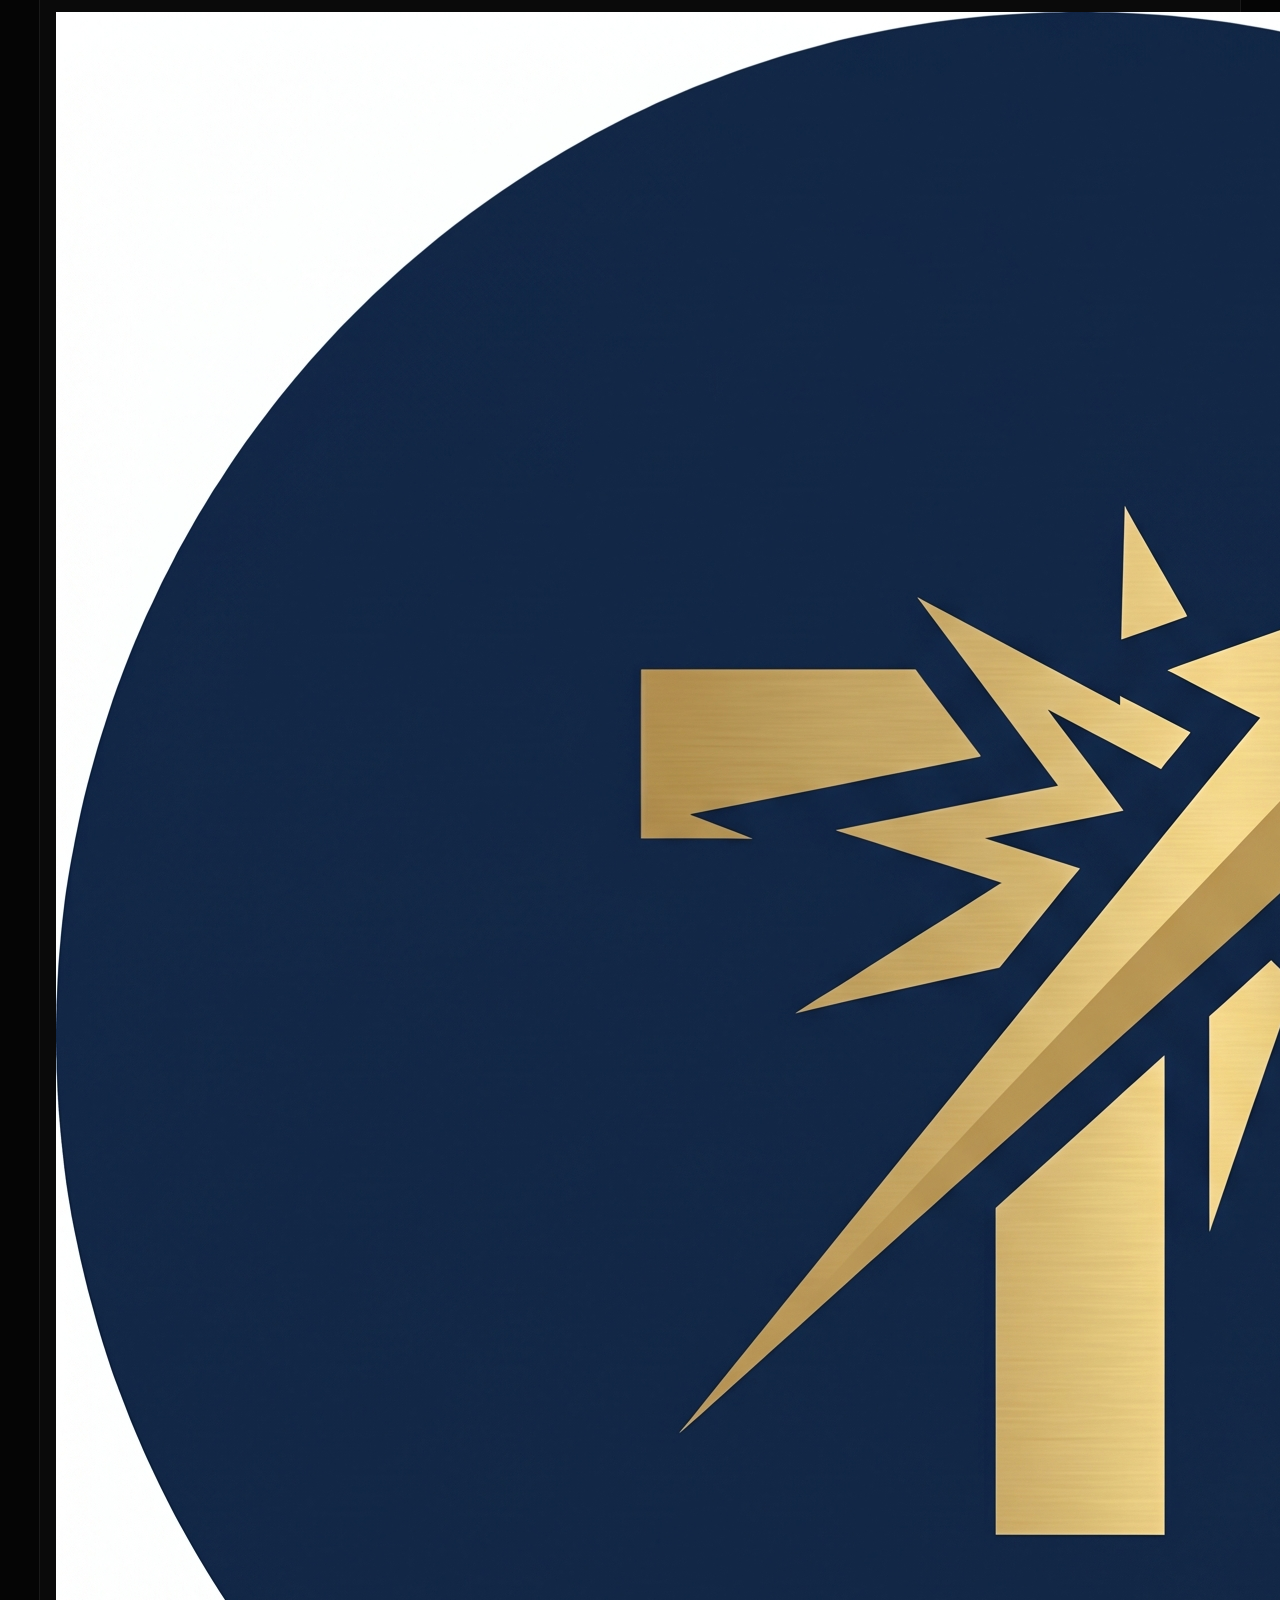
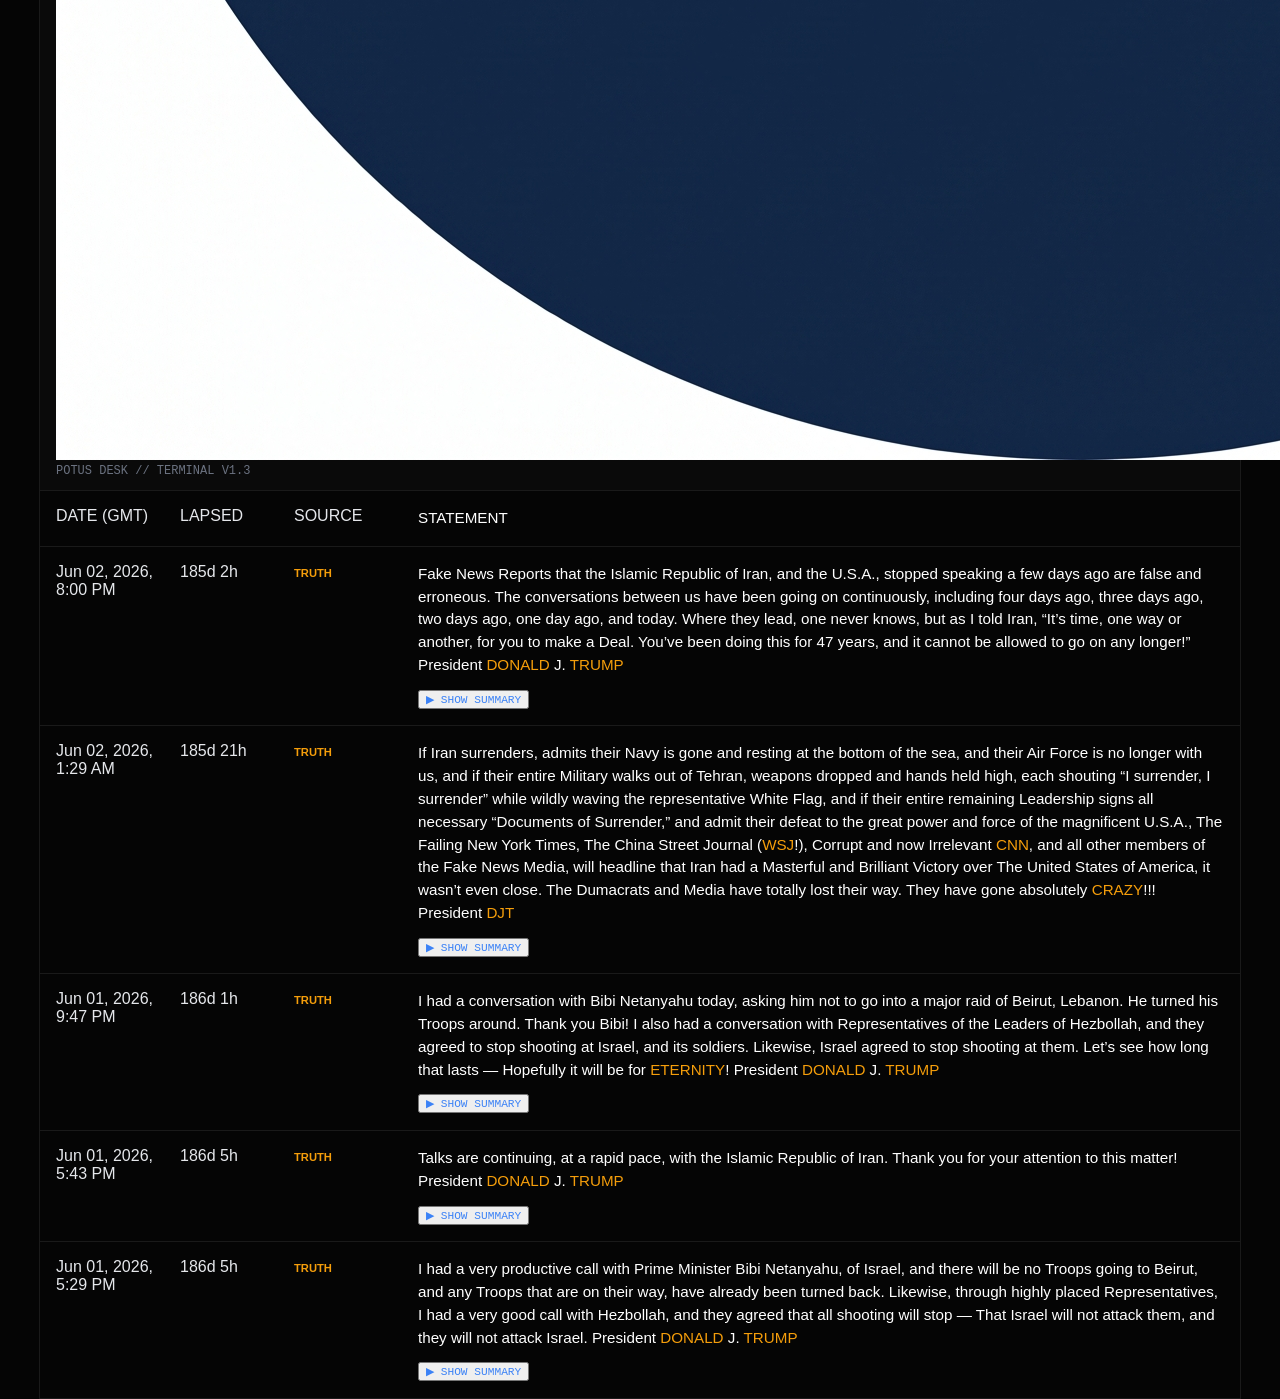
<file: index.html>
<!DOCTYPE html>
<html lang="en">

<head>
    <meta charset="UTF-8">
    <meta name="viewport" content="width=device-width, initial-scale=1.0">
    <title>Potus Live</title>
    
    <link rel="icon" type="image/png" href="logo.png">
    
    <link rel="stylesheet" href="styles.css">
</head>

<body>
    <div class="terminal-container">
        <header class="status-bar">
            <div class="status-left">
                <img src="logo.png" alt="Squawk Logo" class="logo">
                <span class="live-indicator"></span>
                <span class="system-title">POTUS DESK // TERMINAL V1.3</span>
            </div>
            <div class="status-right">
                <span id="system-clock">--:--:--</span>
                <span class="connection-status">CONNECTED</span>
            </div>
        </header>

        <div class="feed-header">
            <div class="col-date">DATE (GMT)</div>
            <div class="col-lapsed">LAPSED</div>
            <div class="col-source">SOURCE</div>
            <div class="col-text">STATEMENT</div>
        </div>

        <main id="feed-body" class="feed-body">
            <div class="loading">AWAITING DATALINK...</div>
        </main>
    </div>

    <script src="script.js"></script>
</body>
</html>
</file>
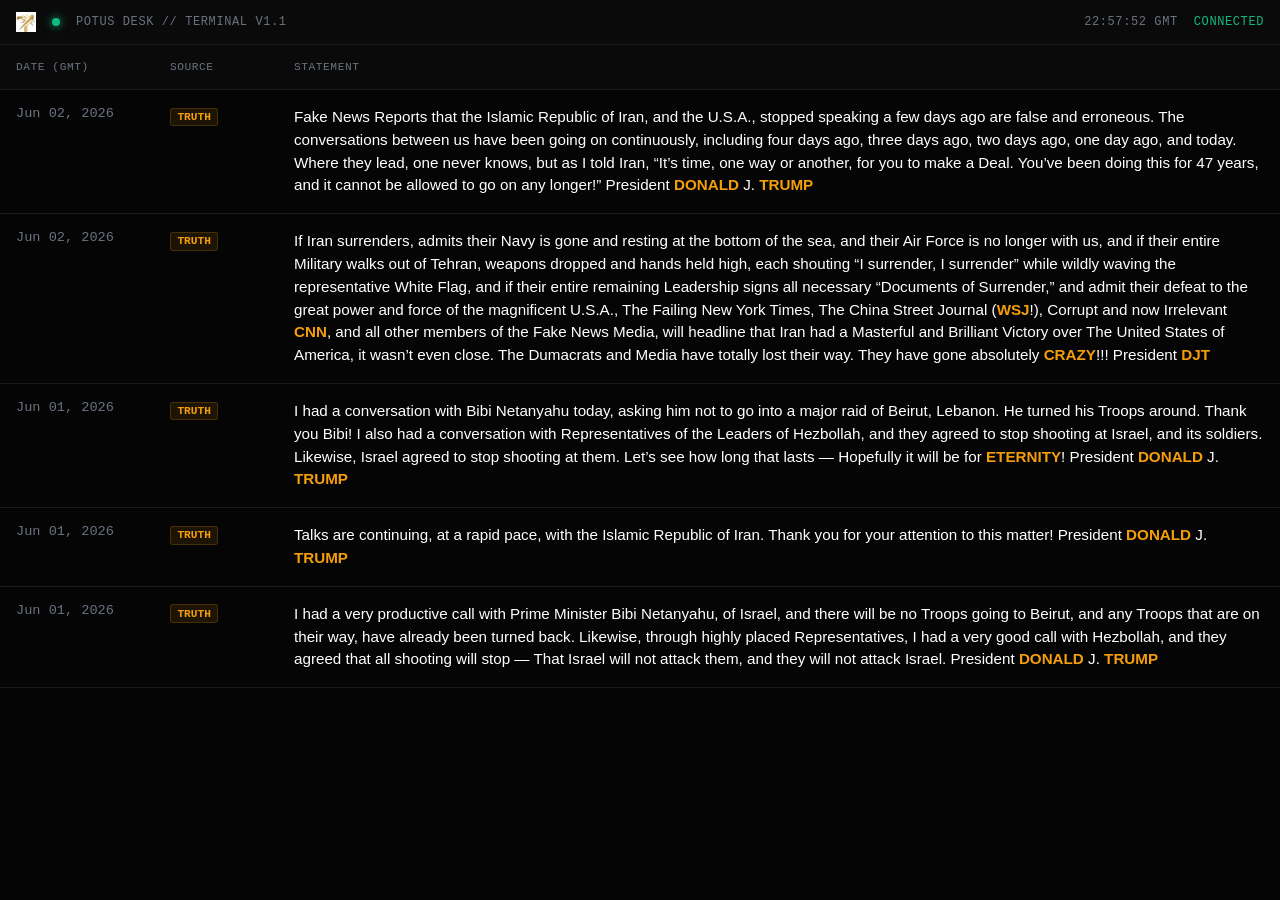
<file: backup 2/index.html>
<!DOCTYPE html>
<html lang="en">
<head>
    <meta charset="UTF-8">
    <meta name="viewport" content="width=device-width, initial-scale=1.0">
    <title>POTUS SQUAWK // TRUTH FEED</title>
    <link rel="stylesheet" href="styles.css">
</head>
<body>
    <div class="terminal-container">
        <header class="status-bar">
            <div class="status-left">
                <img src="logo.png" alt="Squawk Logo" class="logo">
                <span class="live-indicator"></span>
                <span class="system-title">POTUS DESK // TERMINAL V1.1</span>
            </div>
            <div class="status-right">
                <span id="system-clock">--:--:--</span>
                <span class="connection-status">CONNECTED</span>
            </div>
        </header>

        <div class="feed-header">
            <div class="col-date">DATE (GMT)</div>
            <div class="col-source">SOURCE</div>
            <div class="col-text">STATEMENT</div>
        </div>

        <main id="feed-body" class="feed-body">
            <div class="loading">AWAITING DATALINK...</div>
        </main>
    </div>

    <script src="script.js"></script>
</body>
</html>
</file>
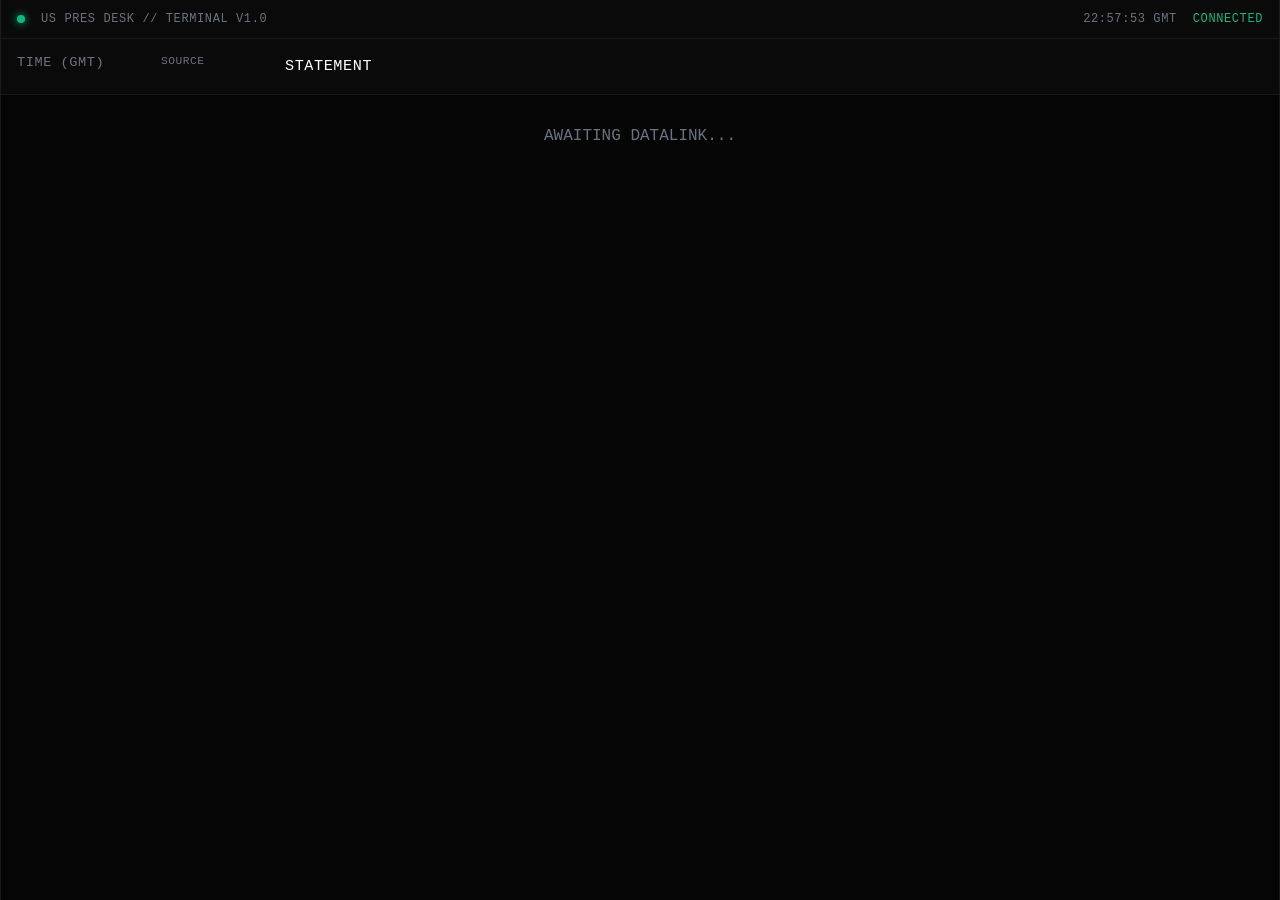
<file: backup/index.html>
<!DOCTYPE html>
<html lang="en">
<head>
    <meta charset="UTF-8">
    <meta name="viewport" content="width=device-width, initial-scale=1.0">
    <title>POTUS SQUAWK // TRUTH FEED</title>
    <link rel="stylesheet" href="styles.css">
</head>
<body>
    <div class="terminal-container">
        <header class="status-bar">
            <div class="status-left">
                <span class="live-indicator"></span>
                <span class="system-title">US PRES DESK // TERMINAL V1.0</span>
            </div>
            <div class="status-right">
                <span id="system-clock">--:--:--</span>
                <span class="connection-status">CONNECTED</span>
            </div>
        </header>

        <div class="feed-header">
            <div class="col-time">TIME (GMT)</div>

            <div class="col-source">SOURCE</div>
            <div class="col-text">STATEMENT</div>
        </div>

        <main id="feed-body" class="feed-body">
            <div class="loading">AWAITING DATALINK...</div>
        </main>
    </div>

    <script src="script.js"></script>
</body>
</file>
<file: styles.css>
:root {
    --bg-color: #050505;
    --border-color: #1a1a1a;
    --text-main: #e5e7eb;
    --text-muted: #6b7280;
    --accent-orange: #f59e0b;
    --accent-green: #10b981;
    --accent-blue: #3b82f6;
    --font-mono: 'SFMono-Regular', Consolas, 'Liberation Mono', Menlo, monospace;
    --font-sans: -apple-system, BlinkMacSystemFont, 'Segoe UI', Roboto, Helvetica, Arial, sans-serif;
}

body { margin: 0; background-color: var(--bg-color); color: var(--text-main); font-family: var(--font-sans); }

.terminal-container { max-width: 1200px; margin: 0 auto; min-height: 100vh; border-left: 1px solid var(--border-color); border-right: 1px solid var(--border-color); }

.status-bar { display: flex; justify-content: space-between; align-items: center; padding: 0.75rem 1rem; background-color: #0a0a0a; border-bottom: 1px solid var(--border-color); font-family: var(--font-mono); font-size: 0.75rem; color: var(--text-muted); }

.feed-header, .feed-row {
    display: grid;
    grid-template-columns: 100px 90px 100px 1fr;
    gap: 1.5rem;
    padding: 1rem;
    border-bottom: 1px solid var(--border-color);
}

.feed-row { cursor: pointer; transition: background-color 0.15s ease; }
.feed-row:hover { background-color: #0f0f0f; }

.summary-toggle { font-family: var(--font-mono); font-size: 0.7rem; color: var(--accent-blue); margin-top: 0.8rem; cursor: pointer; }
.summary-content { font-size: 0.9rem; color: #aaa; margin-top: 0.5rem; padding: 0.5rem; border-left: 2px solid var(--accent-blue); background: #0a0a0a; }

.col-time, .col-elapsed { font-family: var(--font-mono); font-size: 0.85rem; color: var(--text-muted); }
.col-source .badge { color: var(--accent-orange); font-size: 0.7rem; font-weight: 600; }
.col-text { font-size: 0.95rem; line-height: 1.5; color: #ffffff; }
.col-text b { color: var(--accent-orange); font-weight: normal; }
</file>
<file: backup 2/styles.css>
/* Base Resets & Variables */
:root {
    --bg-color: #050505;
    --border-color: #1a1a1a;
    --text-main: #e5e7eb;
    --text-muted: #6b7280;
    --accent-orange: #f59e0b;
    --accent-green: #10b981;
    --accent-blue: #3b82f6;
    --font-mono: 'SFMono-Regular', Consolas, 'Liberation Mono', Menlo, monospace;
    --font-sans: -apple-system, BlinkMacSystemFont, 'Segoe UI', Roboto, Helvetica, Arial, sans-serif;
}

body {
    margin: 0;
    background-color: var(--bg-color);
    color: var(--text-main);
    font-family: var(--font-sans);
    -webkit-font-smoothing: antialiased;
}

/* Updated Container to span the full width of the browser */
.terminal-container {
    width: 100%;
    margin: 0;
    min-height: 100vh;
}

/* Status Bar */
.status-bar {
    display: flex;
    justify-content: space-between;
    align-items: center;
    padding: 0.75rem 1rem;
    background-color: #0a0a0a;
    border-bottom: 1px solid var(--border-color);
    font-family: var(--font-mono);
    font-size: 0.75rem;
    color: var(--text-muted);
    letter-spacing: 0.05em;
}

.status-left, .status-right {
    display: flex;
    align-items: center;
    gap: 1rem;
}

.logo {
    height: 20px;
    width: auto;
}

.live-indicator {
    width: 8px;
    height: 8px;
    background-color: var(--accent-green);
    border-radius: 50%;
    box-shadow: 0 0 8px var(--accent-green);
    animation: pulse 2s infinite;
}

.connection-status {
    color: var(--accent-green);
}

/* Grid Layout for the Feed */
.feed-header, .feed-row {
    display: grid;
    grid-template-columns: 130px 100px 1fr;
    gap: 1.5rem;
    padding: 1rem;
    border-bottom: 1px solid var(--border-color);
}

.feed-header {
    background-color: #0a0a0a;
    font-family: var(--font-mono);
    font-size: 0.7rem;
    color: var(--text-muted);
    text-transform: uppercase;
    letter-spacing: 0.05em;
    position: sticky;
    top: 0;
}

/* Forces header columns to inherit header styling, keeping STATEMENT looking correct */
.feed-header .col-date,
.feed-header .col-time,
.feed-header .col-source,
.feed-header .col-text {
    color: inherit;
    font-size: inherit;
    font-weight: inherit;
    line-height: inherit;
}

/* Feed Rows */
.feed-row {
    transition: background-color 0.15s ease;
}

.feed-row:hover {
    background-color: #0f0f0f;
}

.col-date, .col-time {
    font-family: var(--font-mono);
    color: var(--text-muted);
    font-size: 0.85rem;
    white-space: nowrap;
}

.col-source .badge {
    display: inline-block;
    padding: 0.15rem 0.4rem;
    background-color: rgba(245, 158, 11, 0.1);
    color: var(--accent-orange);
    border: 1px solid rgba(245, 158, 11, 0.2);
    border-radius: 3px;
    font-family: var(--font-mono);
    font-size: 0.7rem;
    font-weight: 600;
}

.col-text {
    font-size: 0.95rem;
    line-height: 1.5;
    color: #ffffff;
}

/* Highlight uppercase keywords */
.col-text b {
    color: var(--accent-orange);
    font-weight: 600;
}

.loading {
    padding: 2rem;
    text-align: center;
    font-family: var(--font-mono);
    color: var(--text-muted);
    animation: blink 1s infinite;
}

/* Animations */
@keyframes pulse {
    0% { opacity: 1; }
    50% { opacity: 0.4; }
    100% { opacity: 1; }
}

@keyframes blink {
    0%, 100% { opacity: 1; }
    50% { opacity: 0; }
}

/* Mobile Responsiveness */
@media (max-width: 768px) {
    .feed-header { display: none; }
    .feed-row {
        grid-template-columns: 1fr;
        gap: 0.5rem;
    }
    .col-date, .col-time { 
        font-size: 0.75rem; 
        color: var(--accent-orange); 
    }
}
</file>
<file: backup/styles.css>
/* Base Resets & Variables */
:root {
    --bg-color: #050505;
    --border-color: #1a1a1a;
    --text-main: #e5e7eb;
    --text-muted: #6b7280;
    --accent-orange: #f59e0b;
    --accent-green: #10b981;
    --accent-blue: #3b82f6;
    --font-mono: 'SFMono-Regular', Consolas, 'Liberation Mono', Menlo, monospace;
    --font-sans: -apple-system, BlinkMacSystemFont, 'Segoe UI', Roboto, Helvetica, Arial, sans-serif;
}

body {
    margin: 0;
    background-color: var(--bg-color);
    color: var(--text-main);
    font-family: var(--font-sans);
    -webkit-font-smoothing: antialiased;
}

.terminal-container {
    max-w-[1200px];
    margin: 0 auto;
    min-height: 100vh;
    border-left: 1px solid var(--border-color);
    border-right: 1px solid var(--border-color);
}

/* Status Bar */
.status-bar {
    display: flex;
    justify-content: space-between;
    align-items: center;
    padding: 0.75rem 1rem;
    background-color: #0a0a0a;
    border-bottom: 1px solid var(--border-color);
    font-family: var(--font-mono);
    font-size: 0.75rem;
    color: var(--text-muted);
    letter-spacing: 0.05em;
}

.status-left, .status-right {
    display: flex;
    align-items: center;
    gap: 1rem;
}

.live-indicator {
    width: 8px;
    height: 8px;
    background-color: var(--accent-green);
    border-radius: 50%;
    box-shadow: 0 0 8px var(--accent-green);
    animation: pulse 2s infinite;
}

.connection-status {
    color: var(--accent-green);
}

/* Grid Layout for the Feed */
.feed-header, .feed-row {
    display: grid;
    /* Updated to 3 columns, slightly widened the time column for the "GMT" text */
    grid-template-columns: 120px 100px 1fr;
    gap: 1.5rem;
    padding: 1rem;
    border-bottom: 1px solid var(--border-color);
}

.feed-header {
    background-color: #0a0a0a;
    font-family: var(--font-mono);
    font-size: 0.7rem;
    color: var(--text-muted);
    text-transform: uppercase;
    letter-spacing: 0.05em;
    position: sticky;
    top: 0;
}

/* Feed Rows */
.feed-row {
    transition: background-color 0.15s ease;
}

.feed-row:hover {
    background-color: #0f0f0f;
}

.col-time {
    font-family: var(--font-mono);
    color: var(--text-muted);
    font-size: 0.85rem;
    white-space: nowrap;
}









.col-source .badge {
    display: inline-block;
    padding: 0.15rem 0.4rem;
    background-color: rgba(245, 158, 11, 0.1);
    color: var(--accent-orange);
    border: 1px solid rgba(245, 158, 11, 0.2);
    border-radius: 3px;
    font-family: var(--font-mono);
    font-size: 0.7rem;
    font-weight: 600;
}

.col-text {
    font-size: 0.95rem;
    line-height: 1.5;
    color: #ffffff;
}

/* Highlight uppercase keywords */
.col-text b {
    color: var(--accent-orange);
    font-weight: normal;
}

.loading {
    padding: 2rem;
    text-align: center;
    font-family: var(--font-mono);
    color: var(--text-muted);
    animation: blink 1s infinite;
}

/* Animations */
@keyframes pulse {
    0% { opacity: 1; }
    50% { opacity: 0.4; }
    100% { opacity: 1; }
}

@keyframes blink {
    0%, 100% { opacity: 1; }
    50% { opacity: 0; }
}

/* Mobile Responsiveness */
@media (max-width: 768px) {
    .feed-header { display: none; }
    .feed-row {
        grid-template-columns: 1fr;
        gap: 0.5rem;
    }
    .col-time { font-size: 0.75rem; color: var(--accent-orange); }
}
</file>
